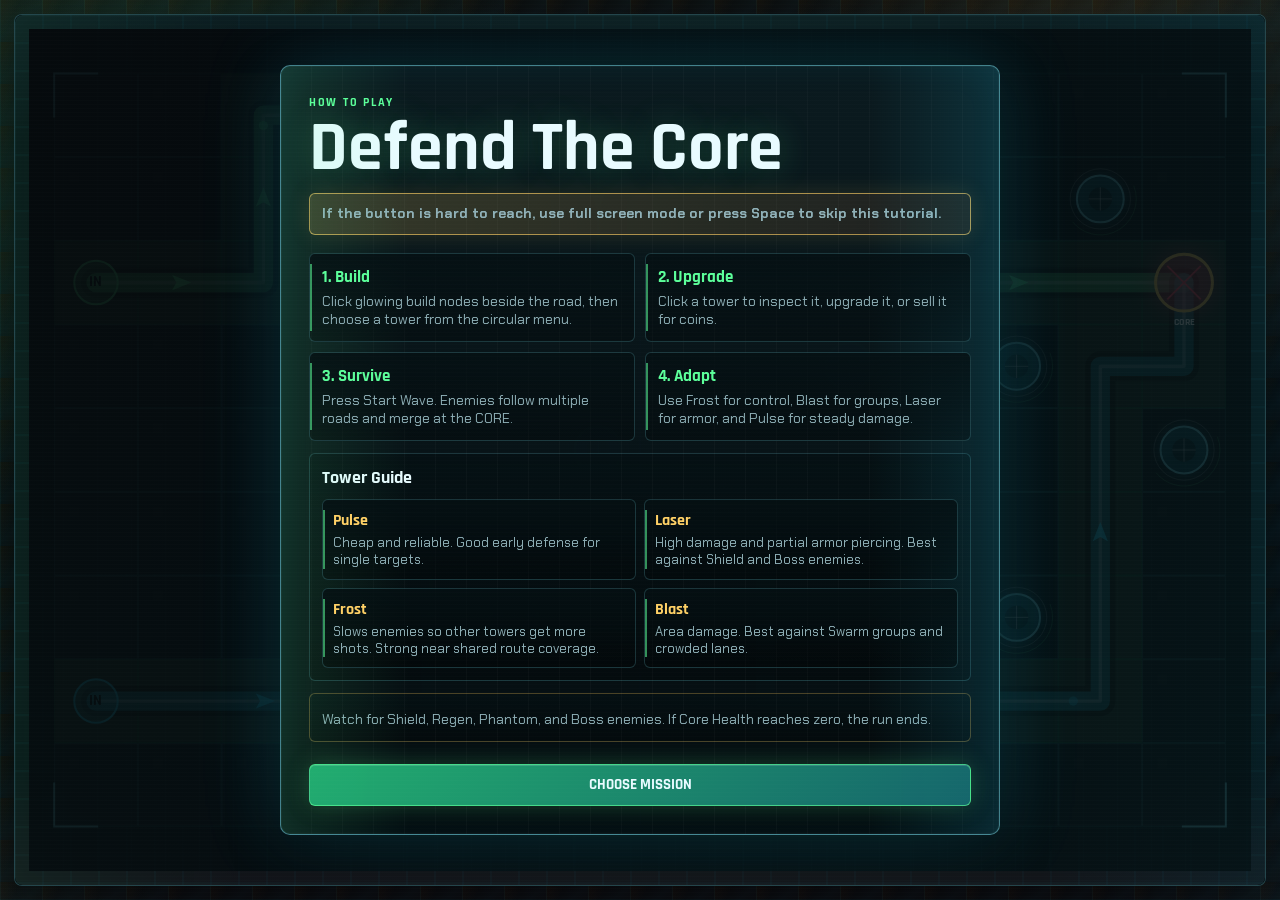
<file: index.html>
<!DOCTYPE html>
<html lang="en">
<head>
  <meta charset="UTF-8">
  <meta name="viewport" content="width=device-width, initial-scale=1.0">
  <title>Cyber Defense Grid</title>
  <link rel="icon" href="data:image/svg+xml,%3Csvg xmlns='http://www.w3.org/2000/svg' viewBox='0 0 64 64'%3E%3Crect width='64' height='64' rx='10' fill='%2306080b'/%3E%3Cpath d='M12 32h40M32 12v40' stroke='%2324d8ff' stroke-width='6'/%3E%3Ccircle cx='32' cy='32' r='10' fill='%235cff9a'/%3E%3C/svg%3E">
  <link rel="preconnect" href="https://fonts.googleapis.com">
  <link rel="preconnect" href="https://fonts.gstatic.com" crossorigin>
  <link href="https://fonts.googleapis.com/css2?family=Chakra+Petch:wght@400;500;600;700&family=Rajdhani:wght@500;600;700&display=swap" rel="stylesheet">
  <link rel="stylesheet" href="styles.css?v=20260526-skip-note">
</head>
<body>
  <main class="shell">
    <section class="game-panel">
      <canvas id="gameCanvas" width="960" height="640" aria-label="Cyber Defense Grid game board"></canvas>
      <div class="build-menu hidden" id="buildMenu" aria-label="Build tower menu"></div>
      <div class="how-to-screen" id="howToScreen">
        <div class="how-to-card">
          <p class="eyebrow">How To Play</p>
          <h2>Defend The Core</h2>
          <p class="skip-note skip-note-prominent">If the button is hard to reach, use full screen mode or press Space to skip this tutorial.</p>
          <div class="how-to-grid">
            <div>
              <strong>1. Build</strong>
              <span>Click glowing build nodes beside the road, then choose a tower from the circular menu.</span>
            </div>
            <div>
              <strong>2. Upgrade</strong>
              <span>Click a tower to inspect it, upgrade it, or sell it for coins.</span>
            </div>
            <div>
              <strong>3. Survive</strong>
              <span>Press Start Wave. Enemies follow multiple roads and merge at the CORE.</span>
            </div>
            <div>
              <strong>4. Adapt</strong>
              <span>Use Frost for control, Blast for groups, Laser for armor, and Pulse for steady damage.</span>
            </div>
          </div>
          <div class="tower-guide">
            <h3>Tower Guide</h3>
            <div class="tower-guide-grid">
              <div><b>Pulse</b><span>Cheap and reliable. Good early defense for single targets.</span></div>
              <div><b>Laser</b><span>High damage and partial armor piercing. Best against Shield and Boss enemies.</span></div>
              <div><b>Frost</b><span>Slows enemies so other towers get more shots. Strong near shared route coverage.</span></div>
              <div><b>Blast</b><span>Area damage. Best against Swarm groups and crowded lanes.</span></div>
            </div>
          </div>
          <div class="enemy-note">
            <span>Watch for Shield, Regen, Phantom, and Boss enemies. If Core Health reaches zero, the run ends.</span>
          </div>
          <button class="primary" id="continueToMenuButton" type="button">Choose Mission</button>
        </div>
      </div>
      <div class="start-screen" id="startScreen">
        <div class="start-card">
          <p class="eyebrow">Mission Select</p>
          <h2>Cyber Defense Grid</h2>
          <p>Choose a campaign difficulty or jump into endless defense.</p>
          <div class="mode-grid">
            <button class="primary" type="button" data-start-mode="campaign" data-difficulty="easy">
              <strong>Easy Campaign</strong>
              <span>More coins, more core health, slower enemies.</span>
            </button>
            <button type="button" data-start-mode="campaign" data-difficulty="normal">
              <strong>Normal Campaign</strong>
              <span>Balanced waves across all three maps.</span>
            </button>
            <button type="button" data-start-mode="campaign" data-difficulty="hard">
              <strong>Hard Campaign</strong>
              <span>Less money, faster enemies, tougher bosses.</span>
            </button>
            <button type="button" data-start-mode="endless" data-difficulty="easy">
              <strong>Easy Endless</strong>
              <span>Practice long survival with forgiving resources.</span>
            </button>
            <button type="button" data-start-mode="endless" data-difficulty="normal">
              <strong>Normal Endless</strong>
              <span>Escalating multi-lane waves.</span>
            </button>
            <button type="button" data-start-mode="endless" data-difficulty="hard">
              <strong>Hard Endless</strong>
              <span>Fast scaling pressure and tougher bosses.</span>
            </button>
          </div>
        </div>
      </div>
      <div class="overlay hidden" id="overlay" role="dialog" aria-live="assertive">
        <div class="overlay-card">
          <p class="eyebrow" id="overlayKicker">System Notice</p>
          <h2 id="overlayTitle">Ready</h2>
          <p id="overlayText">Press Start Wave to begin.</p>
          <div class="overlay-actions">
            <button class="primary" id="overlayPrimary" type="button">Continue</button>
            <button id="overlaySecondary" type="button">Restart</button>
          </div>
        </div>
      </div>
    </section>

    <section class="command-panel" aria-label="Cyber Defense Grid">
      <div class="brand-block">
        <p class="eyebrow">APCSA Final Project</p>
        <h1>Cyber Defense Grid</h1>
        <p class="brief">Click a build node on the map, choose a tower, then defend the core.</p>
      </div>

      <div class="launch-row">
        <button class="primary" id="startWaveButton" type="button">Start Wave</button>
        <button id="restartButton" type="button">Restart</button>
        <button id="menuButton" type="button">Menu</button>
      </div>

      <div class="core-meter" aria-label="Core health">
        <div class="core-meter-top">
          <span>Core Health</span>
          <strong id="corePercentLabel">100%</strong>
        </div>
        <div class="core-bar">
          <span id="coreBarFill"></span>
        </div>
      </div>

      <div class="status-grid" aria-live="polite">
        <div class="stat">
          <span>Level</span>
          <strong id="levelLabel">1 / 3</strong>
        </div>
        <div class="stat">
          <span>Wave</span>
          <strong id="waveLabel">0 / 5</strong>
        </div>
        <div class="stat">
          <span>Coins</span>
          <strong id="energyLabel">150</strong>
        </div>
        <div class="stat">
          <span>Core</span>
          <strong id="coreLabel">20</strong>
        </div>
        <div class="stat wide">
          <span>Mode</span>
          <strong id="modeLabel">Campaign</strong>
        </div>
      </div>

      <div class="actions">
        <button id="upgradeButton" type="button" disabled>Upgrade</button>
        <button id="sellButton" type="button" disabled>Sell</button>
      </div>

      <div class="tower-details" id="towerDetails">
        <h2>Tower Details</h2>
        <div id="towerDetailsContent">Select a built tower to view upgrades.</div>
      </div>

      <div class="intel">
        <h2>Selected Node</h2>
        <p id="selectedInfo">Click a glowing build node to open tower choices.</p>
      </div>
    </section>
  </main>

  <script src="script.js?v=20260526-space-skip"></script>
</body>
</html>
</file>
<file: styles.css>
:root {
  --bg: #06080b;
  --panel: rgba(8, 16, 20, 0.88);
  --panel-strong: rgba(11, 24, 29, 0.97);
  --line: rgba(126, 238, 255, 0.24);
  --line-strong: rgba(126, 238, 255, 0.52);
  --text: #e8fbff;
  --muted: #8fb0b7;
  --cyan: #24d8ff;
  --green: #5cff9a;
  --yellow: #ffd166;
  --red: #ff4f68;
  --violet: #a98cff;
  --tile: #101a1d;
  --path: #223327;
  --shadow: 0 18px 50px rgba(0, 0, 0, 0.42);
  --inner-glow: inset 0 0 0 1px rgba(232, 251, 255, 0.04), inset 0 0 36px rgba(36, 216, 255, 0.05);
  --gold-glow: 0 0 26px rgba(255, 209, 102, 0.18);
}

* {
  box-sizing: border-box;
}

html,
body {
  min-height: 100%;
}

body {
  margin: 0;
  overflow: hidden;
  color: var(--text);
  font-family: "Chakra Petch", "Segoe UI", sans-serif;
  background:
    linear-gradient(115deg, rgba(255, 209, 102, 0.045), transparent 34%),
    linear-gradient(90deg, rgba(36, 216, 255, 0.05) 1px, transparent 1px),
    linear-gradient(0deg, rgba(36, 216, 255, 0.045) 1px, transparent 1px),
    radial-gradient(circle at 14% 18%, rgba(92, 255, 154, 0.13), transparent 28%),
    radial-gradient(circle at 86% 12%, rgba(255, 209, 102, 0.10), transparent 24%),
    linear-gradient(140deg, #050608, #081116 50%, #090a0d);
  background-size: 42px 42px, 42px 42px, auto, auto, auto;
}

body::after {
  content: "";
  position: fixed;
  inset: 0;
  pointer-events: none;
  background: repeating-linear-gradient(180deg, rgba(255, 255, 255, 0.018) 0 1px, transparent 1px 4px);
  mix-blend-mode: screen;
  opacity: 0.28;
}

body::before {
  content: "";
  position: fixed;
  inset: 0;
  pointer-events: none;
  background:
    linear-gradient(90deg, rgba(92, 255, 154, 0.08), transparent 14%, transparent 86%, rgba(36, 216, 255, 0.08)),
    linear-gradient(180deg, rgba(255, 209, 102, 0.06), transparent 16%, transparent 84%, rgba(255, 79, 104, 0.06));
  opacity: 0.45;
}

button {
  border: 1px solid var(--line);
  border-radius: 6px;
  color: var(--text);
  background: linear-gradient(180deg, rgba(18, 36, 42, 0.95), rgba(8, 18, 22, 0.92));
  font: 700 0.95rem "Rajdhani", sans-serif;
  letter-spacing: 0;
  min-height: 42px;
  padding: 0 14px;
  cursor: pointer;
  text-transform: uppercase;
  transition: transform 140ms ease, border-color 140ms ease, background 140ms ease, opacity 140ms ease, box-shadow 140ms ease;
}

button:hover:not(:disabled) {
  transform: translateY(-1px);
  border-color: var(--cyan);
  background: rgba(23, 46, 52, 0.95);
  box-shadow: 0 0 18px rgba(36, 216, 255, 0.13);
}

button:disabled {
  cursor: not-allowed;
  opacity: 0.42;
}

.primary {
  border-color: rgba(92, 255, 154, 0.65);
  background: linear-gradient(135deg, rgba(35, 179, 115, 0.96), rgba(22, 105, 111, 0.96));
  box-shadow: 0 0 24px rgba(92, 255, 154, 0.22), inset 0 1px 0 rgba(255, 255, 255, 0.14);
}

.shell {
  display: grid;
  grid-template-columns: minmax(0, 1fr) minmax(320px, 370px);
  gap: 18px;
  width: min(1500px, calc(100vw - 28px));
  height: calc(100vh - 28px);
  margin: 14px auto;
}

.command-panel,
.game-panel {
  border: 1px solid var(--line);
  background: var(--panel);
  box-shadow: var(--shadow);
  backdrop-filter: blur(12px);
  border-radius: 8px;
  overflow: hidden;
  position: relative;
}

.command-panel::before,
.game-panel::after {
  content: "";
  position: absolute;
  inset: 0;
  pointer-events: none;
  box-shadow: var(--inner-glow);
  border-radius: inherit;
}

.command-panel {
  display: flex;
  flex-direction: column;
  gap: 12px;
  padding: 16px;
  overflow: auto;
  scrollbar-color: rgba(126, 238, 255, 0.34) transparent;
}

.command-panel::-webkit-scrollbar {
  width: 8px;
}

.command-panel::-webkit-scrollbar-thumb {
  border-radius: 999px;
  background: rgba(126, 238, 255, 0.24);
}

.shell.intro-active .command-panel {
  display: none;
}

.shell.intro-active {
  grid-template-columns: 1fr;
}

.brand-block {
  border-right: 0;
  border-bottom: 1px solid var(--line);
  padding-right: 0;
  padding-bottom: 14px;
  position: relative;
  flex: 0 0 auto;
}

.brand-block::after {
  content: "";
  position: absolute;
  right: 0;
  bottom: -1px;
  left: 0;
  height: 1px;
  background: linear-gradient(90deg, var(--green), var(--cyan), transparent);
  box-shadow: 0 0 18px rgba(36, 216, 255, 0.35);
}

.eyebrow {
  margin: 0 0 7px;
  color: var(--green);
  font-family: "Rajdhani", sans-serif;
  font-size: 0.78rem;
  font-weight: 700;
  letter-spacing: 0.14em;
  text-transform: uppercase;
}

h1,
h2,
p {
  margin-top: 0;
}

h1 {
  margin-bottom: 8px;
  font-family: "Rajdhani", sans-serif;
  font-size: clamp(1.65rem, 2.4vw, 2.35rem);
  line-height: 0.94;
  letter-spacing: 0;
  text-shadow: 0 0 26px rgba(36, 216, 255, 0.18);
}

.brief,
.intel p {
  margin-bottom: 0;
  color: var(--muted);
  line-height: 1.45;
}

.status-grid {
  display: grid;
  grid-template-columns: repeat(2, minmax(0, 1fr));
  gap: 8px;
  flex: 0 0 auto;
}

.stat {
  min-height: 62px;
  border: 1px solid rgba(126, 238, 255, 0.18);
  border-radius: 6px;
  padding: 10px 12px;
  background: linear-gradient(180deg, rgba(7, 20, 24, 0.76), rgba(3, 10, 13, 0.52));
  box-shadow: inset 0 0 20px rgba(36, 216, 255, 0.025);
  position: relative;
  overflow: hidden;
}

.stat::before {
  content: "";
  position: absolute;
  left: 0;
  top: 12px;
  bottom: 12px;
  width: 2px;
  background: linear-gradient(180deg, transparent, rgba(36, 216, 255, 0.75), transparent);
}

.stat::after {
  content: "";
  position: absolute;
  inset: 0;
  border-top: 1px solid rgba(255, 255, 255, 0.06);
  pointer-events: none;
}

.stat.wide {
  grid-column: 1 / -1;
}

.stat span,
.core-meter-top span {
  display: block;
  color: var(--muted);
  font-size: 0.72rem;
  font-weight: 700;
  text-transform: uppercase;
}

.stat strong {
  display: block;
  margin-top: 6px;
  font-family: "Rajdhani", sans-serif;
  font-size: 1.35rem;
  color: var(--text);
}

.launch-row {
  display: grid;
  grid-template-columns: 1.2fr 0.8fr 0.7fr;
  gap: 8px;
  flex: 0 0 auto;
}

.launch-row button,
.actions button {
  position: relative;
  overflow: hidden;
}

.launch-row button::after,
.actions button::after,
.mode-grid button::after {
  content: "";
  position: absolute;
  inset: 0;
  pointer-events: none;
  background: linear-gradient(120deg, transparent 0 36%, rgba(255, 255, 255, 0.12) 46%, transparent 58%);
  transform: translateX(-120%);
  transition: transform 420ms ease;
}

.launch-row button:hover::after,
.actions button:hover::after,
.mode-grid button:hover::after {
  transform: translateX(120%);
}

.core-meter {
  border: 1px solid rgba(126, 238, 255, 0.18);
  border-radius: 6px;
  padding: 12px;
  background: linear-gradient(180deg, rgba(12, 26, 30, 0.68), rgba(3, 10, 13, 0.52));
  position: relative;
  overflow: hidden;
  flex: 0 0 auto;
  min-height: 72px;
}

.core-meter::before,
.intel::before,
.tower-details::before {
  content: "";
  position: absolute;
  inset: 0;
  pointer-events: none;
  border-radius: inherit;
  background: linear-gradient(135deg, rgba(255, 255, 255, 0.055), transparent 32%);
}

.core-meter-top {
  display: flex;
  align-items: center;
  justify-content: space-between;
  gap: 12px;
  margin-bottom: 8px;
  position: relative;
  z-index: 1;
}

.core-meter-top strong {
  color: var(--green);
  font-family: "Rajdhani", sans-serif;
  font-size: 1.18rem;
  line-height: 1;
  min-width: 54px;
  text-align: right;
  white-space: nowrap;
  flex: 0 0 auto;
}

.core-bar {
  height: 16px;
  overflow: hidden;
  border: 1px solid rgba(232, 251, 255, 0.18);
  border-radius: 999px;
  background: rgba(0, 0, 0, 0.35);
  box-shadow: inset 0 0 12px rgba(0, 0, 0, 0.42);
  position: relative;
  z-index: 1;
}

.core-bar span {
  display: block;
  width: 100%;
  height: 100%;
  border-radius: inherit;
  background: linear-gradient(90deg, var(--green), var(--cyan));
  box-shadow: 0 0 18px rgba(92, 255, 154, 0.28);
  transition: width 180ms ease, background 180ms ease;
}

.actions {
  display: grid;
  grid-template-columns: repeat(2, minmax(0, 1fr));
  gap: 8px;
  flex: 0 0 auto;
}

.intel {
  border: 1px solid rgba(126, 238, 255, 0.18);
  border-radius: 6px;
  padding: 13px;
  background: linear-gradient(180deg, rgba(10, 23, 27, 0.68), rgba(4, 12, 15, 0.58));
  min-height: 96px;
  position: relative;
}

.tower-details {
  border: 1px solid rgba(126, 238, 255, 0.18);
  border-radius: 6px;
  padding: 13px;
  background: linear-gradient(180deg, rgba(10, 23, 27, 0.68), rgba(4, 12, 15, 0.58));
  min-height: 190px;
  position: relative;
}

.intel h2,
.tower-details h2 {
  margin-bottom: 8px;
  font-family: "Rajdhani", sans-serif;
  font-size: 1.2rem;
}

.tower-detail-grid {
  display: grid;
  grid-template-columns: repeat(2, minmax(0, 1fr));
  gap: 7px;
}

.detail-pill {
  min-height: 48px;
  border: 1px solid rgba(126, 238, 255, 0.14);
  border-radius: 6px;
  padding: 7px 9px;
  background: rgba(0, 0, 0, 0.26);
  box-shadow: inset 0 0 18px rgba(36, 216, 255, 0.025);
}

.detail-pill span {
  display: block;
  color: var(--muted);
  font-size: 0.68rem;
  font-weight: 700;
  text-transform: uppercase;
}

.detail-pill strong {
  display: block;
  margin-top: 3px;
  font-family: "Rajdhani", sans-serif;
  font-size: 1rem;
  overflow-wrap: anywhere;
}

.upgrade-preview {
  margin-top: 8px;
  color: var(--green);
  font-size: 0.84rem;
  line-height: 1.35;
  border-left: 2px solid rgba(92, 255, 154, 0.5);
  padding-left: 8px;
}

.game-panel {
  position: relative;
  display: grid;
  height: 100%;
  min-height: 0;
  overflow: hidden;
}

.game-panel::before {
  content: "";
  position: absolute;
  inset: 0;
  pointer-events: none;
  background: linear-gradient(180deg, transparent, rgba(92, 255, 154, 0.04));
}

.game-panel::after {
  background:
    linear-gradient(90deg, rgba(92, 255, 154, 0.18), transparent 18%, transparent 82%, rgba(36, 216, 255, 0.18)),
    linear-gradient(180deg, rgba(126, 238, 255, 0.15), transparent 14%, transparent 86%, rgba(255, 79, 104, 0.14));
  opacity: 0.36;
}

canvas {
  position: absolute;
  inset: 0;
  width: 100%;
  height: 100%;
  min-height: 0;
  display: block;
  cursor: pointer;
}

.build-menu {
  position: absolute;
  z-index: 5;
  display: grid;
  grid-template-columns: repeat(4, 58px);
  gap: 9px;
  transform: translate(-50%, calc(-100% - 20px));
  padding: 9px;
  border: 1px solid var(--line-strong);
  border-radius: 10px;
  background: linear-gradient(180deg, rgba(10, 25, 30, 0.98), rgba(4, 13, 16, 0.96));
  box-shadow: 0 12px 38px rgba(0, 0, 0, 0.45), 0 0 34px rgba(36, 216, 255, 0.18);
  animation: menu-pop 160ms ease-out;
}

.build-menu.hidden {
  display: none;
}

.build-menu::after {
  content: "";
  position: absolute;
  left: 50%;
  bottom: -9px;
  width: 16px;
  height: 16px;
  transform: translateX(-50%) rotate(45deg);
  border-right: 1px solid var(--line-strong);
  border-bottom: 1px solid var(--line-strong);
  background: rgba(7, 16, 20, 0.94);
}

.build-choice {
  position: relative;
  display: grid;
  place-items: center;
  width: 58px;
  height: 58px;
  min-height: 58px;
  padding: 0;
  border-radius: 50%;
  color: #061013;
  font-size: 1.2rem;
  font-weight: 900;
  box-shadow: 0 0 20px rgba(0, 0, 0, 0.32), inset 0 1px 0 rgba(255, 255, 255, 0.3);
}

.build-choice:hover:not(:disabled) {
  transform: translateY(-2px) scale(1.04);
}

.build-choice span {
  position: absolute;
  right: -4px;
  bottom: -6px;
  min-width: 28px;
  padding: 2px 5px;
  border-radius: 999px;
  color: var(--text);
  background: rgba(0, 0, 0, 0.75);
  font-size: 0.68rem;
}

.how-to-screen,
.start-screen {
  position: fixed;
  inset: 14px;
  z-index: 7;
  display: grid;
  place-items: center;
  padding: 24px;
  overflow-y: auto;
  overscroll-behavior: contain;
  background:
    linear-gradient(135deg, rgba(5, 8, 11, 0.92), rgba(4, 17, 20, 0.8)),
    radial-gradient(circle at 50% 42%, rgba(36, 216, 255, 0.18), transparent 48%),
    repeating-linear-gradient(90deg, rgba(126, 238, 255, 0.04) 0 1px, transparent 1px 34px);
}

.how-to-screen {
  z-index: 20;
}

.start-screen {
  z-index: 19;
}

.how-to-screen.hidden,
.start-screen.hidden {
  display: none;
}

.how-to-card,
.start-card {
  width: min(620px, 100%);
  max-height: calc(100vh - 76px);
  overflow-y: auto;
  border: 1px solid var(--line-strong);
  border-radius: 10px;
  padding: 28px;
  background: linear-gradient(180deg, rgba(11, 27, 32, 0.97), rgba(5, 13, 16, 0.96));
  box-shadow: 0 0 80px rgba(36, 216, 255, 0.18), var(--shadow), var(--inner-glow);
  animation: panel-in 360ms ease-out both;
  position: relative;
  overflow: hidden;
}

.how-to-card::before,
.start-card::before {
  content: "";
  position: absolute;
  inset: 0;
  pointer-events: none;
  background:
    linear-gradient(90deg, rgba(92, 255, 154, 0.12), transparent 18%, transparent 82%, rgba(36, 216, 255, 0.12)),
    repeating-linear-gradient(90deg, transparent 0 30px, rgba(255, 255, 255, 0.025) 30px 31px);
}

.how-to-card {
  width: min(720px, 100%);
}

.how-to-card::-webkit-scrollbar,
.start-card::-webkit-scrollbar {
  width: 8px;
}

.how-to-card::-webkit-scrollbar-thumb,
.start-card::-webkit-scrollbar-thumb {
  border-radius: 999px;
  background: rgba(126, 238, 255, 0.28);
}

#continueToMenuButton {
  position: sticky;
  bottom: 0;
  z-index: 2;
  width: 100%;
  margin-top: 8px;
}

.how-to-card h2,
.start-card h2 {
  margin-bottom: 8px;
  font-family: "Rajdhani", sans-serif;
  font-size: clamp(2.3rem, 6vw, 4.4rem);
  line-height: 0.9;
  text-shadow: 0 0 34px rgba(92, 255, 154, 0.22);
}

.how-to-card p:not(.eyebrow),
.start-card p:not(.eyebrow) {
  color: var(--muted);
  line-height: 1.45;
}

.how-to-grid {
  display: grid;
  grid-template-columns: repeat(2, minmax(0, 1fr));
  gap: 10px;
  margin: 18px 0 12px;
}

.how-to-grid div,
.tower-guide,
.tower-guide-grid div,
.enemy-note {
  border: 1px solid rgba(126, 238, 255, 0.18);
  border-radius: 6px;
  padding: 12px;
  background: linear-gradient(180deg, rgba(5, 16, 19, 0.82), rgba(0, 0, 0, 0.24));
}

.how-to-grid div,
.tower-guide-grid div,
.mode-grid button {
  position: relative;
  overflow: hidden;
}

.how-to-grid div::before,
.tower-guide-grid div::before {
  content: "";
  position: absolute;
  left: 0;
  top: 10px;
  bottom: 10px;
  width: 2px;
  background: rgba(92, 255, 154, 0.55);
}

.how-to-grid strong,
.how-to-grid span,
.tower-guide b,
.tower-guide span,
.enemy-note span {
  display: block;
}

.how-to-grid strong {
  color: var(--green);
  font-family: "Rajdhani", sans-serif;
  font-size: 1.08rem;
}

.how-to-grid span,
.enemy-note span {
  margin-top: 4px;
  color: var(--muted);
  font-size: 0.86rem;
  line-height: 1.35;
}

.enemy-note {
  margin-bottom: 14px;
  border-color: rgba(255, 209, 102, 0.28);
}

.skip-note {
  margin: 0 0 10px;
  color: var(--yellow);
  font-size: 0.86rem;
  line-height: 1.35;
}

.skip-note-prominent {
  margin: 12px 0 16px;
  padding: 10px 12px;
  border: 1px solid rgba(255, 209, 102, 0.62);
  border-radius: 6px;
  color: #fff3c4;
  background: linear-gradient(90deg, rgba(255, 209, 102, 0.18), rgba(255, 138, 76, 0.08));
  box-shadow: 0 0 22px rgba(255, 209, 102, 0.13);
  font-weight: 700;
}

.tower-guide {
  margin-bottom: 12px;
}

.tower-guide h3 {
  margin: 0 0 10px;
  font-family: "Rajdhani", sans-serif;
  font-size: 1.15rem;
}

.tower-guide-grid {
  display: grid;
  grid-template-columns: repeat(2, minmax(0, 1fr));
  gap: 8px;
}

.tower-guide-grid div {
  padding: 10px;
}

.tower-guide b {
  color: var(--yellow);
  font-family: "Rajdhani", sans-serif;
  font-size: 1.02rem;
}

.tower-guide span {
  margin-top: 3px;
  color: var(--muted);
  font-size: 0.82rem;
  line-height: 1.32;
}

.mode-grid {
  display: grid;
  grid-template-columns: repeat(2, minmax(0, 1fr));
  gap: 10px;
  margin-top: 18px;
}

.mode-grid button {
  min-height: 92px;
  padding: 12px;
  text-align: left;
  border-color: rgba(126, 238, 255, 0.25);
}

.mode-grid button:hover:not(:disabled) {
  border-color: rgba(92, 255, 154, 0.62);
  box-shadow: 0 0 26px rgba(92, 255, 154, 0.12), var(--gold-glow);
}

.mode-grid strong,
.mode-grid span {
  display: block;
}

.mode-grid strong {
  font-family: "Rajdhani", sans-serif;
  font-size: 1.16rem;
}

.mode-grid span {
  margin-top: 4px;
  color: var(--muted);
  font-size: 0.82rem;
  line-height: 1.3;
}

.overlay {
  position: absolute;
  inset: 0;
  display: grid;
  place-items: center;
  padding: 20px;
  background: rgba(0, 0, 0, 0.54);
}

.overlay.hidden {
  display: none;
}

.overlay-card {
  width: min(430px, 100%);
  border: 1px solid var(--line-strong);
  border-radius: 8px;
  padding: 24px;
  background: var(--panel-strong);
  box-shadow: 0 0 70px rgba(36, 216, 255, 0.16);
}

@keyframes panel-in {
  from {
    opacity: 0;
    transform: translateY(12px) scale(0.985);
  }
  to {
    opacity: 1;
    transform: translateY(0) scale(1);
  }
}

@keyframes menu-pop {
  from {
    opacity: 0;
    transform: translate(-50%, calc(-100% - 12px)) scale(0.94);
  }
  to {
    opacity: 1;
    transform: translate(-50%, calc(-100% - 20px)) scale(1);
  }
}

@media (prefers-reduced-motion: reduce) {
  *,
  *::before,
  *::after {
    animation-duration: 0.001ms !important;
    transition-duration: 0.001ms !important;
  }
}

.overlay-card h2 {
  margin-bottom: 10px;
  font-family: "Rajdhani", sans-serif;
  font-size: 2rem;
}

.overlay-card p:not(.eyebrow) {
  color: var(--muted);
  line-height: 1.5;
}

.overlay-actions {
  display: flex;
  flex-wrap: wrap;
  gap: 10px;
  margin-top: 18px;
}

@media (max-width: 900px) {
  body {
    overflow: auto;
  }

  .shell {
    grid-template-columns: 1fr;
    grid-template-rows: auto auto;
    height: auto;
    min-height: calc(100vh - 16px);
  }

  canvas {
    height: 62vh;
  }

  .command-panel {
    order: 2;
    display: flex;
    flex-direction: column;
    max-height: none;
  }

  .game-panel {
    order: 1;
  }
}

@media (max-width: 560px) {
  .shell {
    width: min(100vw - 16px, 1360px);
    margin: 8px auto;
  }

  .command-panel {
    padding: 14px;
  }

  .brand-block {
    border-right: 0;
    border-bottom: 1px solid var(--line);
    padding-right: 0;
    padding-bottom: 14px;
  }

  .status-grid,
  .launch-row,
  .actions,
  .mode-grid,
  .how-to-grid,
  .tower-guide-grid {
    grid-template-columns: 1fr;
  }

  .how-to-screen,
  .start-screen {
    inset: 8px;
    padding: 12px;
    place-items: start center;
  }

  .how-to-card,
  .start-card {
    max-height: calc(100vh - 40px);
    padding: 18px;
  }
}

@media (max-height: 760px) {
  .how-to-screen,
  .start-screen {
    place-items: start center;
    padding-top: 12px;
    padding-bottom: 12px;
  }

  .how-to-card,
  .start-card {
    max-height: calc(100vh - 52px);
  }

  .how-to-card h2,
  .start-card h2 {
    font-size: clamp(2rem, 8vh, 3.2rem);
  }
}
</file>
